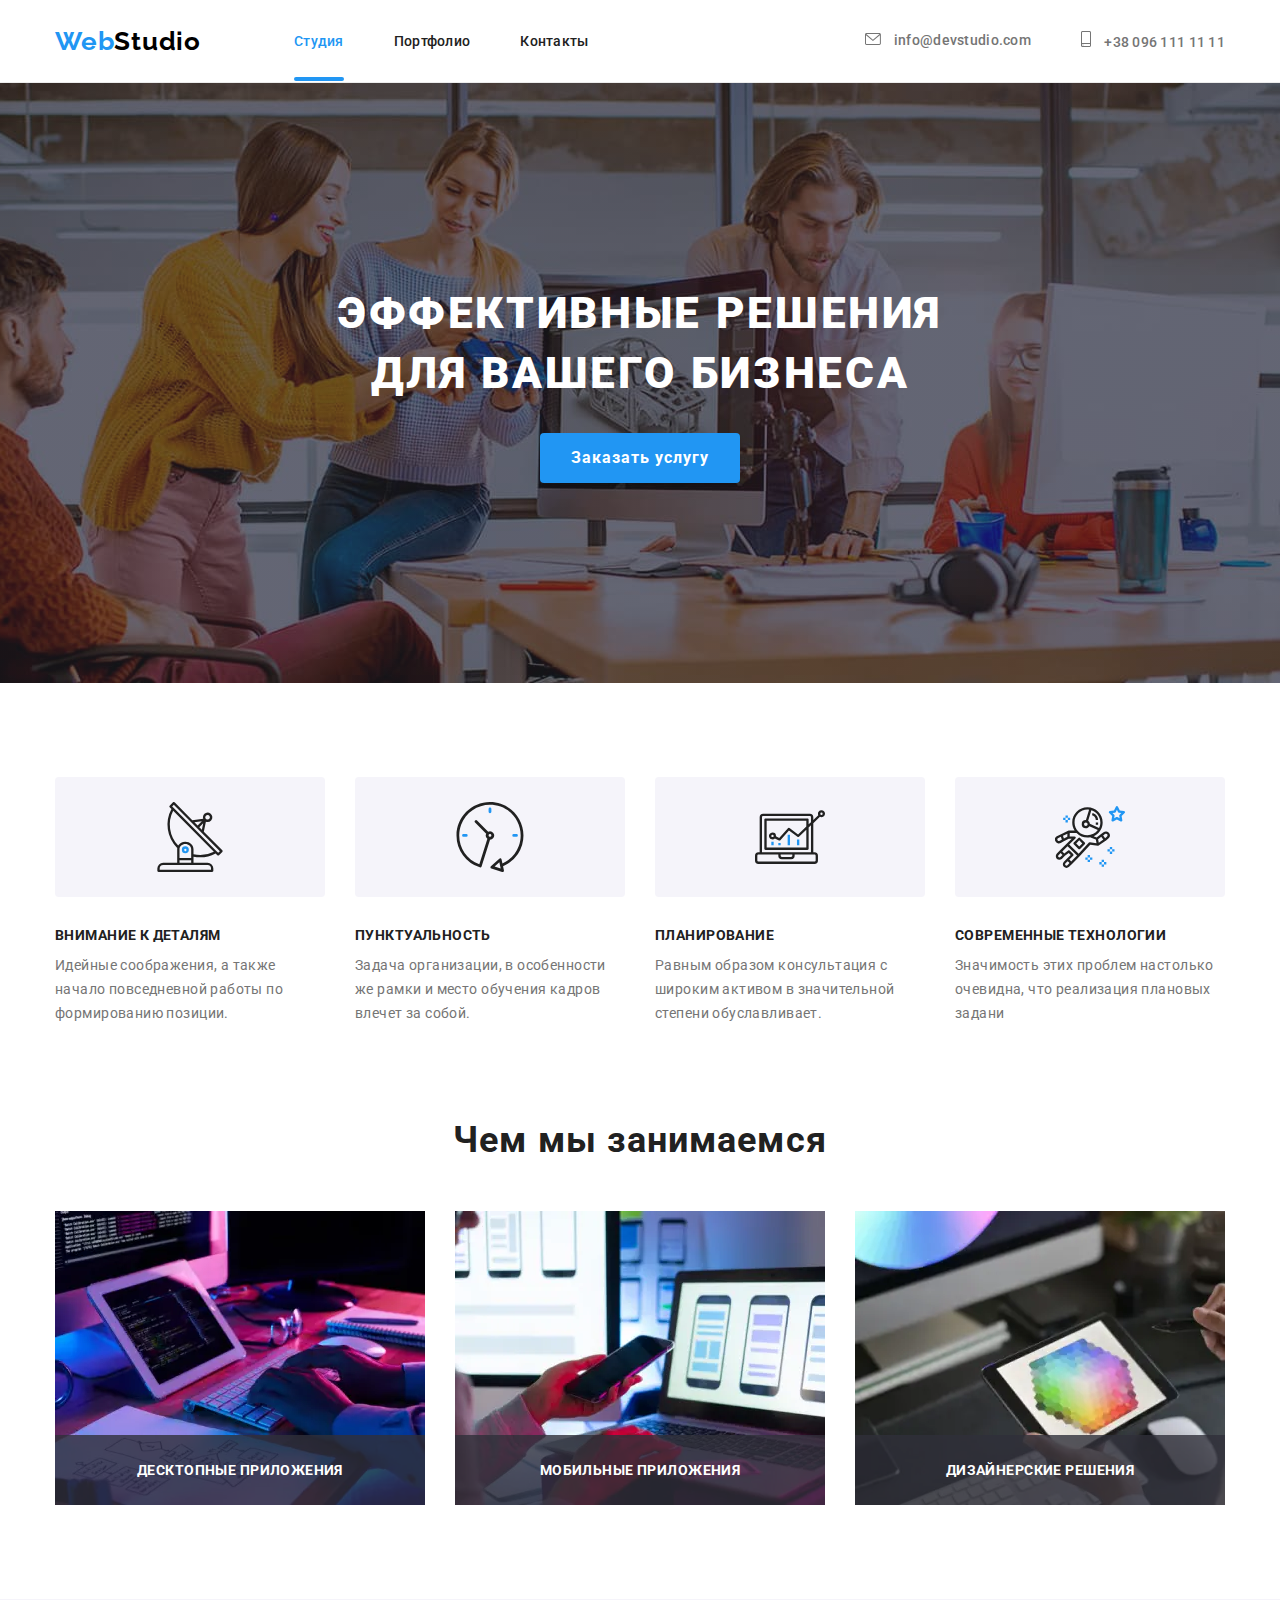
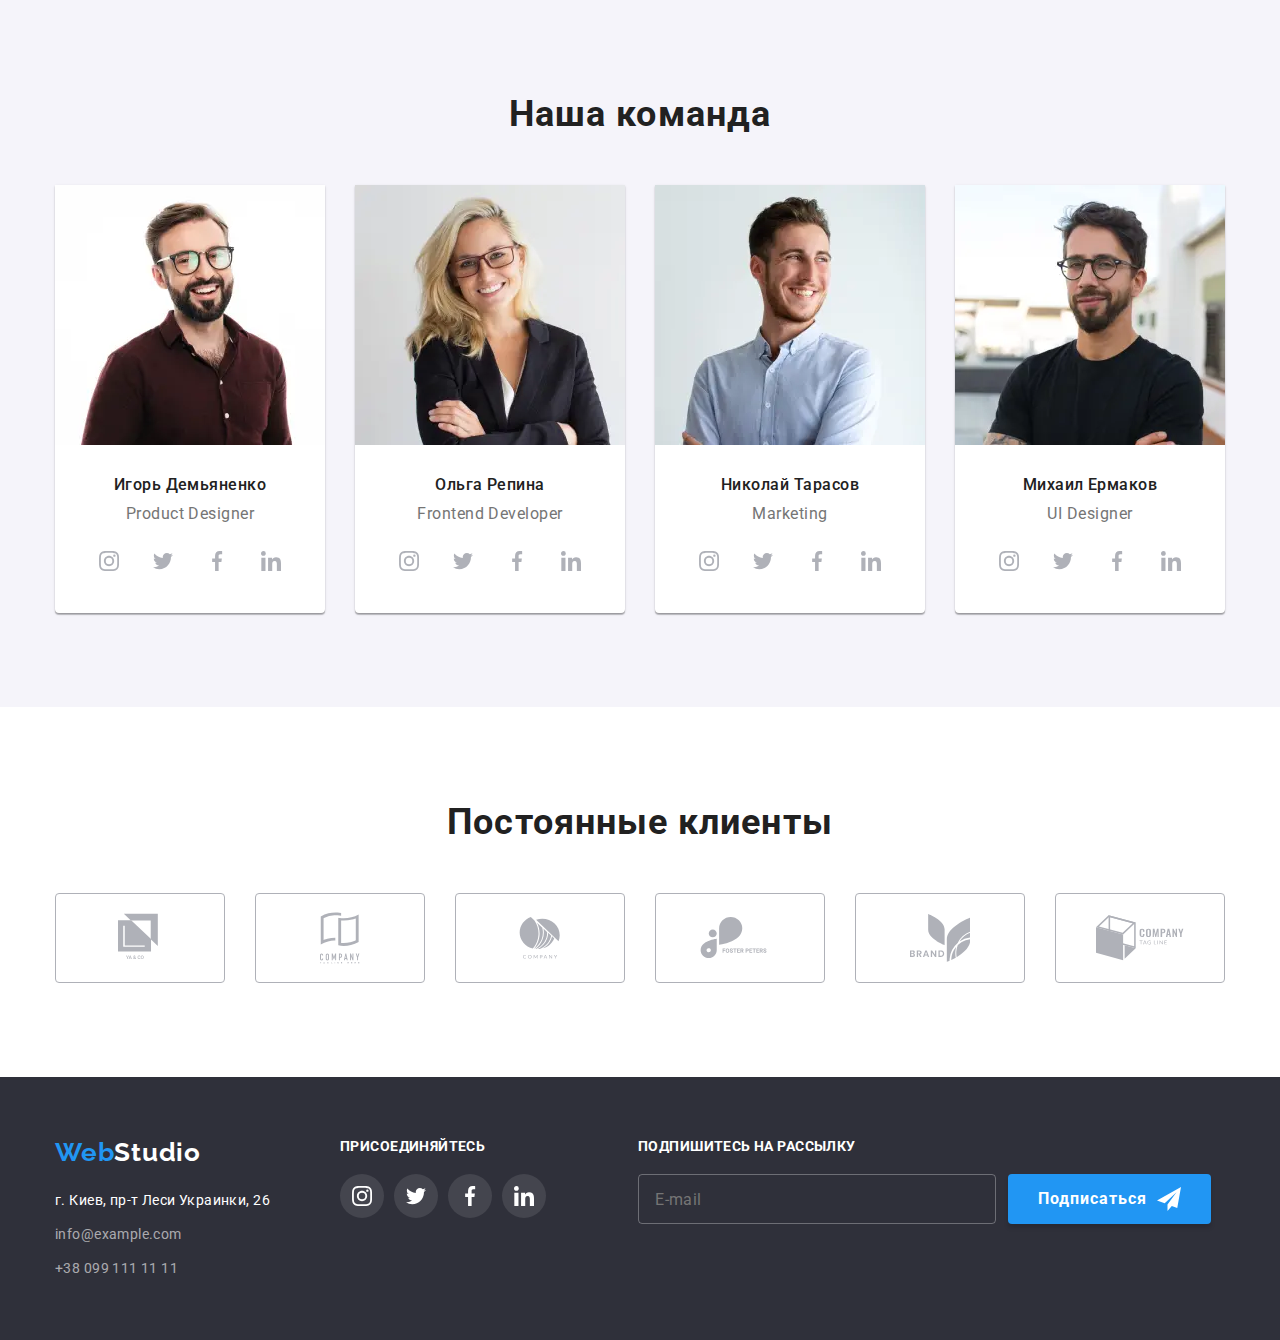
<file: index.html>
<!DOCTYPE html>
<html lang="ru">
  <head>
    <meta charset="UTF-8" />
    <meta name="viewport" content="width=device-width, initial-scale=1.0" />
    <meta
      name="Description"
      content="Веб-студия. Разработка мобильных приложений, веб-сайтов, одностраничных и многостраничных сайтов. Разработка макетов сайта, современного дизайна. У нас лучшие специалисты на рынке."
    />
    <title>WebStudio</title>
    <link rel="stylesheet" href="https://cdnjs.cloudflare.com/ajax/libs/modern-normalize/1.0.0/modern-normalize.css" />
    <link
      href="https://fonts.googleapis.com/css2?family=Raleway:wght@700&family=Roboto:wght@400;500;700;900&display=swap"
      rel="stylesheet"
    />
    <link rel="stylesheet" href="./css/main.min.css" />
  </head>
  <body>
    <!-- Шапка -->
    <header class="header">
      <div class="container">
        <a class="logo header__logo" href="./index.html" aria-label="логотип Веб студии"
          ><span class="logo__text-web">Web</span>Studio</a
        >
        <button
          class="header__btn-menu"
          aria-expanded="false"
          aria-controls="header__menu"
          type="button"
          data-menu-button
        >
          <svg width="40" height="40" aria-label="Переключатель мобильного меню">
            <use class="header__icon-menu" href="./images/svg/sprite.svg#menu"></use>
            <use class="header__icon-close" href="./images/svg/sprite.svg#close"></use>
          </svg>
        </button>
        <div class="header__menu" id="header__menu" data-menu>
          <nav class="header__nav">
            <ul class="header__nav-list">
              <li class="header__nav-item">
                <a class="header__nav-link header__nav-link--active-page" href="./index.html">Студия</a>
              </li>
              <li class="header__nav-item">
                <a class="header__nav-link" href="./portfolio.html">Портфолио</a>
              </li>
              <li class="header__nav-item">
                <a class="header__nav-link" href="#contacts">Контакты</a>
              </li>
            </ul>
          </nav>
          <address class="address">
            <ul class="header__address-list">
              <li class="header__address-item">
                <a class="header__address-link" href="mailto:info@devstudio.com">
                  <svg class="envelope">
                    <use href="./images/svg/sprite.svg#envelope"></use>
                  </svg>
                  info@devstudio.com</a
                >
              </li>
              <li class="header__address-item">
                <a class="header__address-link" href="tel:+380961111111">
                  <svg class="smartphone">
                    <use href="./images/svg/sprite.svg#smartphone"></use>
                  </svg>
                  +38 096 111 11 11</a
                >
              </li>
            </ul>
          </address>
        </div>
      </div>
    </header>
    <main>
      <!-- Герой -->
      <section class="hero">
        <div class="container">
          <h1 class="hero__title">Эффективные решения для вашего бизнеса</h1>
          <button class="btn" type="button" data-modal-open>Заказать услугу</button>
        </div>
      </section>
      <!-- Особенности -->
      <section class="features section">
        <div class="container">
          <h2 class="visually-hidden">Особенности компании</h2>
          <ul class="features__list main-list">
            <li class="features__item">
              <h3 class="features__title">Внимание к деталям</h3>
              <p class="features__text">
                Идейные соображения, а также начало повседневной работы по формированию позиции.
              </p>
            </li>
            <li class="features__item">
              <h3 class="features__title">Пунктуальность</h3>
              <p class="features__text">
                Задача организации, в особенности же рамки и место обучения кадров влечет за собой.
              </p>
            </li>
            <li class="features__item">
              <h3 class="features__title">Планирование</h3>
              <p class="features__text">
                Равным образом консультация с широким активом в значительной степени обуславливает.
              </p>
            </li>
            <li class="features__item">
              <h3 class="features__title">Современные технологии</h3>
              <p class="features__text">Значимость этих проблем настолько очевидна, что реализация плановых задани</p>
            </li>
          </ul>
        </div>
      </section>
      <!-- Услуги -->
      <section class="services section">
        <div class="container">
          <h2 class="title">Чем мы занимаемся</h2>
          <ul class="services__list main-list">
            <li class="services__item">
              <picture>
                <source
                  srcset="./images/services/box-1.webp 1x, ./images/services/box-1@2x.webp 2x"
                  type="image/webp"
                />
                <img
                  srcset="./images/services/box-1@2x.jpg 2x"
                  src="./images/services/box-1.jpg"
                  alt="разработчик набирает код на клавиатуре"
                />
              </picture>
              <div class="services__wrap">
                <p class="services__text">Десктопные приложения</p>
              </div>
            </li>
            <li class="services__item">
              <picture>
                <source
                  srcset="./images/services/box-2.webp 1x, ./images/services/box-2@2x.webp 2x"
                  type="image/webp"
                />
                <img
                  srcset="./images/services/box-2@2x.jpg 2x"
                  src="./images/services/box-2.jpg"
                  alt="разработчик работает с мобильным устройством"
                />
              </picture>
              <div class="services__wrap">
                <p class="services__text">Мобильные приложения</p>
              </div>
            </li>
            <li class="services__item">
              <picture>
                <source
                  srcset="./images/services/box-3.webp 1x, ./images/services/box-3@2x.webp 2x"
                  type="image/webp"
                />
                <img
                  srcset="./images/services/box-3@2x.jpg 2x"
                  src="./images/services/box-3.jpg"
                  alt="разработчик работает с графикой"
                />
              </picture>
              <div class="services__wrap">
                <p class="services__text">Дизайнерские решения</p>
              </div>
            </li>
          </ul>
        </div>
      </section>
      <!-- Команда -->
      <section class="command section">
        <div class="container">
          <h2 class="title">Наша команда</h2>
          <ul class="command__list main-list">
            <li class="command__item">
              <picture>
                <!-- desktop icon -->
                <source
                  media="(min-width: 1200px)"
                  srcset="
                    ./images/command/command-desktop/Igor-Demyanenko-desktop@1x.webp 1x,
                    ./images/command/command-desktop/Igor-Demyanenko-desktop@2x.webp 2x
                  "
                  type="image/webp"
                />
                <source
                  media="(min-width: 1200px)"
                  srcset="
                    ./images/command/command-desktop/Igor-Demyanenko-desktop@1x.jpg 1x,
                    ./images/command/command-desktop/Igor-Demyanenko-desktop@2x.jpg 2x
                  "
                />
                <!-- tablet icon -->
                <source
                  media="(min-width: 768px)"
                  srcset="
                    ./images/command/command-tablet/Igor-Demyanenko-tablet@1x.webp 1x,
                    ./images/command/command-tablet/Igor-Demyanenko-tablet@2x.webp 2x
                  "
                  type="image/webp"
                />
                <source
                  media="(min-width: 768px)"
                  srcset="
                    ./images/command/command-tablet/Igor-Demyanenko-tablet@1x.jpg 1x,
                    ./images/command/command-tablet/Igor-Demyanenko-tablet@2x.jpg 2x
                  "
                />
                <!-- mobile icon -->
                <source
                  media="(max-width: 767px)"
                  srcset="
                    ./images/command/command-mobile/Igor-Demyanenko-mobile@1x.webp 1x,
                    ./images/command/command-mobile/Igor-Demyanenko-mobile@2x.webp 2x
                  "
                  type="image/webp"
                />
                <source
                  media="(max-width: 767px)"
                  srcset="
                    ./images/command/command-mobile/Igor-Demyanenko-mobile@1x.jpg 1x,
                    ./images/command/command-mobile/Igor-Demyanenko-mobile@2x.jpg 2x
                  "
                />
                <img
                  src="./images/command/command-mobile/Igor-Demyanenko-mobile@1x.jpg"
                  alt="Улыбающийся мужчина в очках с бородой"
                  class="command__img"
                />
              </picture>
              <div class="command__text">
                <p class="command__name">Игорь Демьяненко</p>
                <p class="command__profession" lang="en">Product Designer</p>
                <ul class="social-list">
                  <li class="social-list__item">
                    <a class="social-list__link" href="">
                      <svg class="social-list__svg">
                        <use href="./images/svg/sprite.svg#instagram"></use>
                      </svg>
                    </a>
                  </li>
                  <li class="social-list__item">
                    <a class="social-list__link" href="">
                      <svg class="social-list__svg">
                        <use href="./images/svg/sprite.svg#twitter"></use>
                      </svg>
                    </a>
                  </li>
                  <li class="social-list__item">
                    <a class="social-list__link" href="">
                      <svg class="social-list__svg">
                        <use href="./images/svg/sprite.svg#facebook"></use>
                      </svg>
                    </a>
                  </li>
                  <li class="social-list__item">
                    <a class="social-list__link" href="">
                      <svg class="social-list__svg">
                        <use href="./images/svg/sprite.svg#linkedin"></use>
                      </svg>
                    </a>
                  </li>
                </ul>
              </div>
            </li>
            <li class="command__item">
              <picture>
                <!-- desktop icon -->
                <source
                  media="(min-width: 1200px)"
                  srcset="
                    ./images/command/command-desktop/Olga-Repina-desktop@1x.webp 1x,
                    ./images/command/command-desktop/Olga-Repina-desktop@2x.webp 2x
                  "
                  type="image/webp"
                />
                <source
                  media="(min-width: 1200px)"
                  srcset="
                    ./images/command/command-desktop/Olga-Repina-desktop@1x.jpg 1x,
                    ./images/command/command-desktop/Olga-Repina-desktop@2x.jpg 2x
                  "
                />
                <!-- tablet icon -->
                <source
                  media="(min-width: 768px)"
                  srcset="
                    ./images/command/command-tablet/Olga-Repina-tablet@1x.webp 1x,
                    ./images/command/command-tablet/Olga-Repina-tablet@2x.webp 2x
                  "
                  type="image/webp"
                />
                <source
                  media="(min-width: 768px)"
                  srcset="
                    ./images/command/command-tablet/Olga-Repina-tablet@1x.jpg 1x,
                    ./images/command/command-tablet/Olga-Repina-tablet@2x.jpg 2x
                  "
                />
                <!-- mobile icon -->
                <source
                  media="(max-width: 767px)"
                  srcset="
                    ./images/command/command-mobile/Olga-Repina-mobile@1x.webp 1x,
                    ./images/command/command-mobile/Olga-Repina-mobile@2x.webp 2x
                  "
                  type="image/webp"
                />
                <source
                  media="(max-width: 767px)"
                  srcset="
                    ./images/command/command-mobile/Olga-Repina-mobile@1x.jpg 1x,
                    ./images/command/command-mobile/Olga-Repina-mobile@2x.jpg 2x
                  "
                />
                <img
                  src="./images/command/command-mobile/Olga-Repina-mobile@1x.jpg"
                  alt="Улыбающаяся женщина блондинка в очках"
                  class="command__img"
                />
              </picture>
              <div class="command__text">
                <p class="command__name">Ольга Репина</p>
                <p class="command__profession" lang="en">Frontend Developer</p>
                <ul class="social-list">
                  <li class="social-list__item">
                    <a class="social-list__link" href="">
                      <svg class="social-list__svg">
                        <use href="./images/svg/sprite.svg#instagram"></use>
                      </svg>
                    </a>
                  </li>
                  <li class="social-list__item">
                    <a class="social-list__link" href="">
                      <svg class="social-list__svg">
                        <use href="./images/svg/sprite.svg#twitter"></use>
                      </svg>
                    </a>
                  </li>
                  <li class="social-list__item">
                    <a class="social-list__link" href="">
                      <svg class="social-list__svg">
                        <use href="./images/svg/sprite.svg#facebook"></use>
                      </svg>
                    </a>
                  </li>
                  <li class="social-list__item">
                    <a class="social-list__link" href="">
                      <svg class="social-list__svg">
                        <use href="./images/svg/sprite.svg#linkedin"></use>
                      </svg>
                    </a>
                  </li>
                </ul>
              </div>
            </li>
            <li class="command__item">
              <picture>
                <!-- desktop icon -->
                <source
                  media="(min-width: 1200px)"
                  srcset="
                    ./images/command/command-desktop/Nikolay-Tarasov-desktop@1x.webp 1x,
                    ./images/command/command-desktop/Nikolay-Tarasov-desktop@2x.webp 2x
                  "
                  type="image/webp"
                />
                <source
                  media="(min-width: 1200px)"
                  srcset="
                    ./images/command/command-desktop/Nikolay-Tarasov-desktop@1x.jpg 1x,
                    ./images/command/command-desktop/Nikolay-Tarasov-desktop@2x.jpg 2x
                  "
                />
                <!-- tablet icon -->
                <source
                  media="(min-width: 768px)"
                  srcset="
                    ./images/command/command-tablet/Nikolay-Tarasov-tablet@1x.webp 1x,
                    ./images/command/command-tablet/Nikolay-Tarasov-tablet@2x.webp 2x
                  "
                  type="image/webp"
                />
                <source
                  media="(min-width: 768px)"
                  srcset="
                    ./images/command/command-tablet/Nikolay-Tarasov-tablet@1x.jpg 1x,
                    ./images/command/command-tablet/Nikolay-Tarasov-tablet@2x.jpg 2x
                  "
                />
                <!-- mobile icon -->
                <source
                  media="(max-width: 767px)"
                  srcset="
                    ./images/command/command-mobile/Nikolay-Tarasov-mobile@1x.webp 1x,
                    ./images/command/command-mobile/Nikolay-Tarasov-mobile@2x.webp 2x
                  "
                  type="image/webp"
                />
                <source
                  media="(max-width: 767px)"
                  srcset="
                    ./images/command/command-mobile/Nikolay-Tarasov-mobile@1x.jpg 1x,
                    ./images/command/command-mobile/Nikolay-Tarasov-mobile@2x.jpg 2x
                  "
                />
                <img
                  src="./images/command/command-mobile/Nikolay-Tarasov-mobile@1x.jpg"
                  alt="Улыбающийся мужчина"
                  class="command__img"
                />
              </picture>
              <div class="command__text">
                <p class="command__name">Николай Тарасов</p>
                <p class="command__profession" lang="en">Marketing</p>
                <ul class="social-list">
                  <li class="social-list__item">
                    <a class="social-list__link" href="">
                      <svg class="social-list__svg">
                        <use href="./images/svg/sprite.svg#instagram"></use>
                      </svg>
                    </a>
                  </li>
                  <li class="social-list__item">
                    <a class="social-list__link" href="">
                      <svg class="social-list__svg">
                        <use href="./images/svg/sprite.svg#twitter"></use>
                      </svg>
                    </a>
                  </li>
                  <li class="social-list__item">
                    <a class="social-list__link" href="">
                      <svg class="social-list__svg">
                        <use href="./images/svg/sprite.svg#facebook"></use>
                      </svg>
                    </a>
                  </li>
                  <li class="social-list__item">
                    <a class="social-list__link" href="">
                      <svg class="social-list__svg">
                        <use href="./images/svg/sprite.svg#linkedin"></use>
                      </svg>
                    </a>
                  </li>
                </ul>
              </div>
            </li>
            <li class="command__item">
              <picture>
                <!-- desktop icon -->
                <source
                  media="(min-width: 1200px)"
                  srcset="
                    ./images/command/command-desktop/Mikhail-Ermakov-desktop@1x.webp 1x,
                    ./images/command/command-desktop/Mikhail-Ermakov-desktop@2x.webp 2x
                  "
                  type="image/webp"
                />
                <source
                  media="(min-width: 1200px)"
                  srcset="
                    ./images/command/command-desktop/Mikhail-Ermakov-desktop@1x.jpg 1x,
                    ./images/command/command-desktop/Mikhail-Ermakov-desktop@2x.jpg 2x
                  "
                />
                <!-- tablet icon -->
                <source
                  media="(min-width: 768px)"
                  srcset="
                    ./images/command/command-tablet/Mikhail-Ermakov-tablet@1x.webp 1x,
                    ./images/command/command-tablet/Mikhail-Ermakov-tablet@2x.webp 2x
                  "
                  type="image/webp"
                />
                <source
                  media="(min-width: 768px)"
                  srcset="
                    ./images/command/command-tablet/Mikhail-Ermakov-tablet@1x.jpg 1x,
                    ./images/command/command-tablet/Mikhail-Ermakov-tablet@2x.jpg 2x
                  "
                />
                <!-- mobile icon -->
                <source
                  media="(max-width: 767px)"
                  srcset="
                    ./images/command/command-mobile/Mikhail-Ermakov-mobile@1x.webp 1x,
                    ./images/command/command-mobile/Mikhail-Ermakov-mobile@2x.webp 2x
                  "
                  type="image/webp"
                />
                <source
                  media="(max-width: 767px)"
                  srcset="
                    ./images/command/command-mobile/Mikhail-Ermakov-mobile@1x.jpg 1x,
                    ./images/command/command-mobile/Mikhail-Ermakov-mobile@2x.jpg 2x
                  "
                />
                <img
                  src="./images/command/command-mobile/Mikhail-Ermakov-mobile@1x.jpg"
                  alt="Улыбающийся мужчина в очках с бородой"
                  class="command__img"
                />
              </picture>
              <div class="command__text">
                <p class="command__name">Михаил Ермаков</p>
                <p class="command__profession" lang="en">UI Designer</p>
                <ul class="social-list">
                  <li class="social-list__item">
                    <a class="social-list__link" href="">
                      <svg class="social-list__svg">
                        <use href="./images/svg/sprite.svg#instagram"></use>
                      </svg>
                    </a>
                  </li>
                  <li class="social-list__item">
                    <a class="social-list__link" href="">
                      <svg class="social-list__svg">
                        <use href="./images/svg/sprite.svg#twitter"></use>
                      </svg>
                    </a>
                  </li>
                  <li class="social-list__item">
                    <a class="social-list__link" href="">
                      <svg class="social-list__svg">
                        <use href="./images/svg/sprite.svg#facebook"></use>
                      </svg>
                    </a>
                  </li>
                  <li class="social-list__item">
                    <a class="social-list__link" href="">
                      <svg class="social-list__svg">
                        <use href="./images/svg/sprite.svg#linkedin"></use>
                      </svg>
                    </a>
                  </li>
                </ul>
              </div>
            </li>
          </ul>
        </div>
      </section>
      <!-- Постоянные клиенты -->
      <section class="clients section">
        <div class="container">
          <h2 class="title">Постоянные клиенты</h2>
          <ul class="clients__list">
            <li class="clients__item">
              <a class="clients__link" href="" aria-label="логотип компании клиента">
                <svg class="clients__svg" width="44" height="50">
                  <use href="./images/svg/sprite.svg#logo-1"></use>
                </svg>
              </a>
            </li>
            <li class="clients__item">
              <a class="clients__link" href="" aria-label="логотип компании клиента">
                <svg class="clients__svg" width="40" height="52">
                  <use href="./images/svg/sprite.svg#logo-2"></use>
                </svg>
              </a>
            </li>
            <li class="clients__item">
              <a class="clients__link" href="" aria-label="логотип компании клиента">
                <svg class="clients__svg" width="42" height="42">
                  <use href="./images/svg/sprite.svg#logo-3"></use>
                </svg>
              </a>
            </li>
            <li class="clients__item">
              <a class="clients__link" href="" aria-label="логотип компании клиента">
                <svg class="clients__svg" width="80" height="42">
                  <use href="./images/svg/sprite.svg#logo-4"></use>
                </svg>
              </a>
            </li>
            <li class="clients__item">
              <a class="clients__link" href="" aria-label="логотип компании клиента">
                <svg class="clients__svg" width="60" height="48">
                  <use href="./images/svg/sprite.svg#logo-5"></use>
                </svg>
              </a>
            </li>
            <li class="clients__item">
              <a class="clients__link" href="" aria-label="логотип компании клиента">
                <svg class="clients__svg" width="88" height="46">
                  <use href="./images/svg/sprite.svg#logo-6"></use>
                </svg>
              </a>
            </li>
          </ul>
        </div>
      </section>
    </main>
    <!-- Подвал -->
    <footer class="footer" id="contacts">
      <div class="container">
        <div class="webstudio-address">
          <a class="logo footer__logo" href="./index.html" aria-label="логотип Веб студии"
            ><span class="logo__text-web">Web</span>Studio</a
          >
          <address class="address">
            <ul class="webstudio-address__list">
              <li class="webstudio-address__item">
                <a class="map webstudio-address__link" href="https://goo.gl/maps/WB2amP6k3Df2C1SW8" target="_blank"
                  >г. Киев, пр-т Леси Украинки, 26</a
                >
              </li>
              <li class="webstudio-address__item">
                <a class="webstudio-address__link" href="mailto:info@example.com">info@example.com</a>
              </li>
              <li class="webstudio-address__item">
                <a class="webstudio-address__link" href="tel:+380991111111">+38 099 111 11 11</a>
              </li>
            </ul>
          </address>
        </div>
        <div class="social-container">
          <b class="social-container__text">присоединяйтесь</b>
          <ul class="social-list">
            <li class="social-list__item">
              <a class="social-list__link" href="">
                <svg class="social-list__svg">
                  <use href="./images/svg/sprite.svg#instagram"></use>
                </svg>
              </a>
            </li>
            <li class="social-list__item">
              <a class="social-list__link" href="">
                <svg class="social-list__svg">
                  <use href="./images/svg/sprite.svg#twitter"></use>
                </svg>
              </a>
            </li>
            <li class="social-list__item">
              <a class="social-list__link" href="">
                <svg class="social-list__svg">
                  <use href="./images/svg/sprite.svg#facebook"></use>
                </svg>
              </a>
            </li>
            <li class="social-list__item">
              <a class="social-list__link" href="">
                <svg class="social-list__svg">
                  <use href="./images/svg/sprite.svg#linkedin"></use>
                </svg>
              </a>
            </li>
          </ul>
        </div>
        <div class="subscription">
          <b class="subscription__text">Подпишитесь на рассылку</b>
          <form class="subscription__form">
            <input class="subscription__input" type="email" name="email" placeholder="E-mail" autocomplete="off" />
            <button class="btn subscription__btn" type="submit">
              Подписаться
              <svg class="btn__icon-send" width="24" height="24">
                <use href="./images/svg/sprite.svg#icon-send"></use>
              </svg>
            </button>
          </form>
        </div>
      </div>
    </footer>

    <!-- Модалное окно -->
    <div class="modal-beckdrop is-hidden" data-modal>
      <div class="modal">
        <button class="modal-btn-close" type="reset" data-modal-close>
          <svg width="11" height="11">
            <use href="./images/svg/sprite.svg#vector"></use>
          </svg>
        </button>
        <form class="form">
          <b class="form__text">Оставьте свои данные, мы вам перезвоним</b>
          <label class="form__label">
            Имя
            <input class="form__input" type="text" name="name" autocomplete="off" required />
            <svg class="form__input-icon">
              <use href="./images/svg/sprite.svg#person"></use>
            </svg>
          </label>
          <label class="form__label">
            Телефон
            <input class="form__input" type="tel" name="telephone" autocomplete="off" required />
            <svg class="form__input-icon">
              <use href="./images/svg/sprite.svg#phone"></use>
            </svg>
          </label>
          <label class="form__label">
            Почта
            <input class="form__input" type="email" name="email" autocomplete="off" required />
            <svg class="form__input-icon">
              <use href="./images/svg/sprite.svg#email"></use>
            </svg>
          </label>
          <label class="form__label">
            Коментарий
            <textarea class="form__textarea" name="comment" placeholder="Введите текст" autocomplete="off"></textarea>
          </label>
          <input class="form__checkbox-input visually-hidden" id="form-checkbox" name="checkbox" type="checkbox" />
          <label class="form__checkbox" for="form-checkbox"
            >Соглашаюсь с рассылкой и принимаю <a class="form__checkbox-link" href="">Условия договора</a>
          </label>
          <button class="btn modal__btn" type="submit">Отправить</button>
        </form>
      </div>
    </div>
    <script src="./js/menu.js"></script>
    <script src="./js/modal.js"></script>
  </body>
</html>
</file>
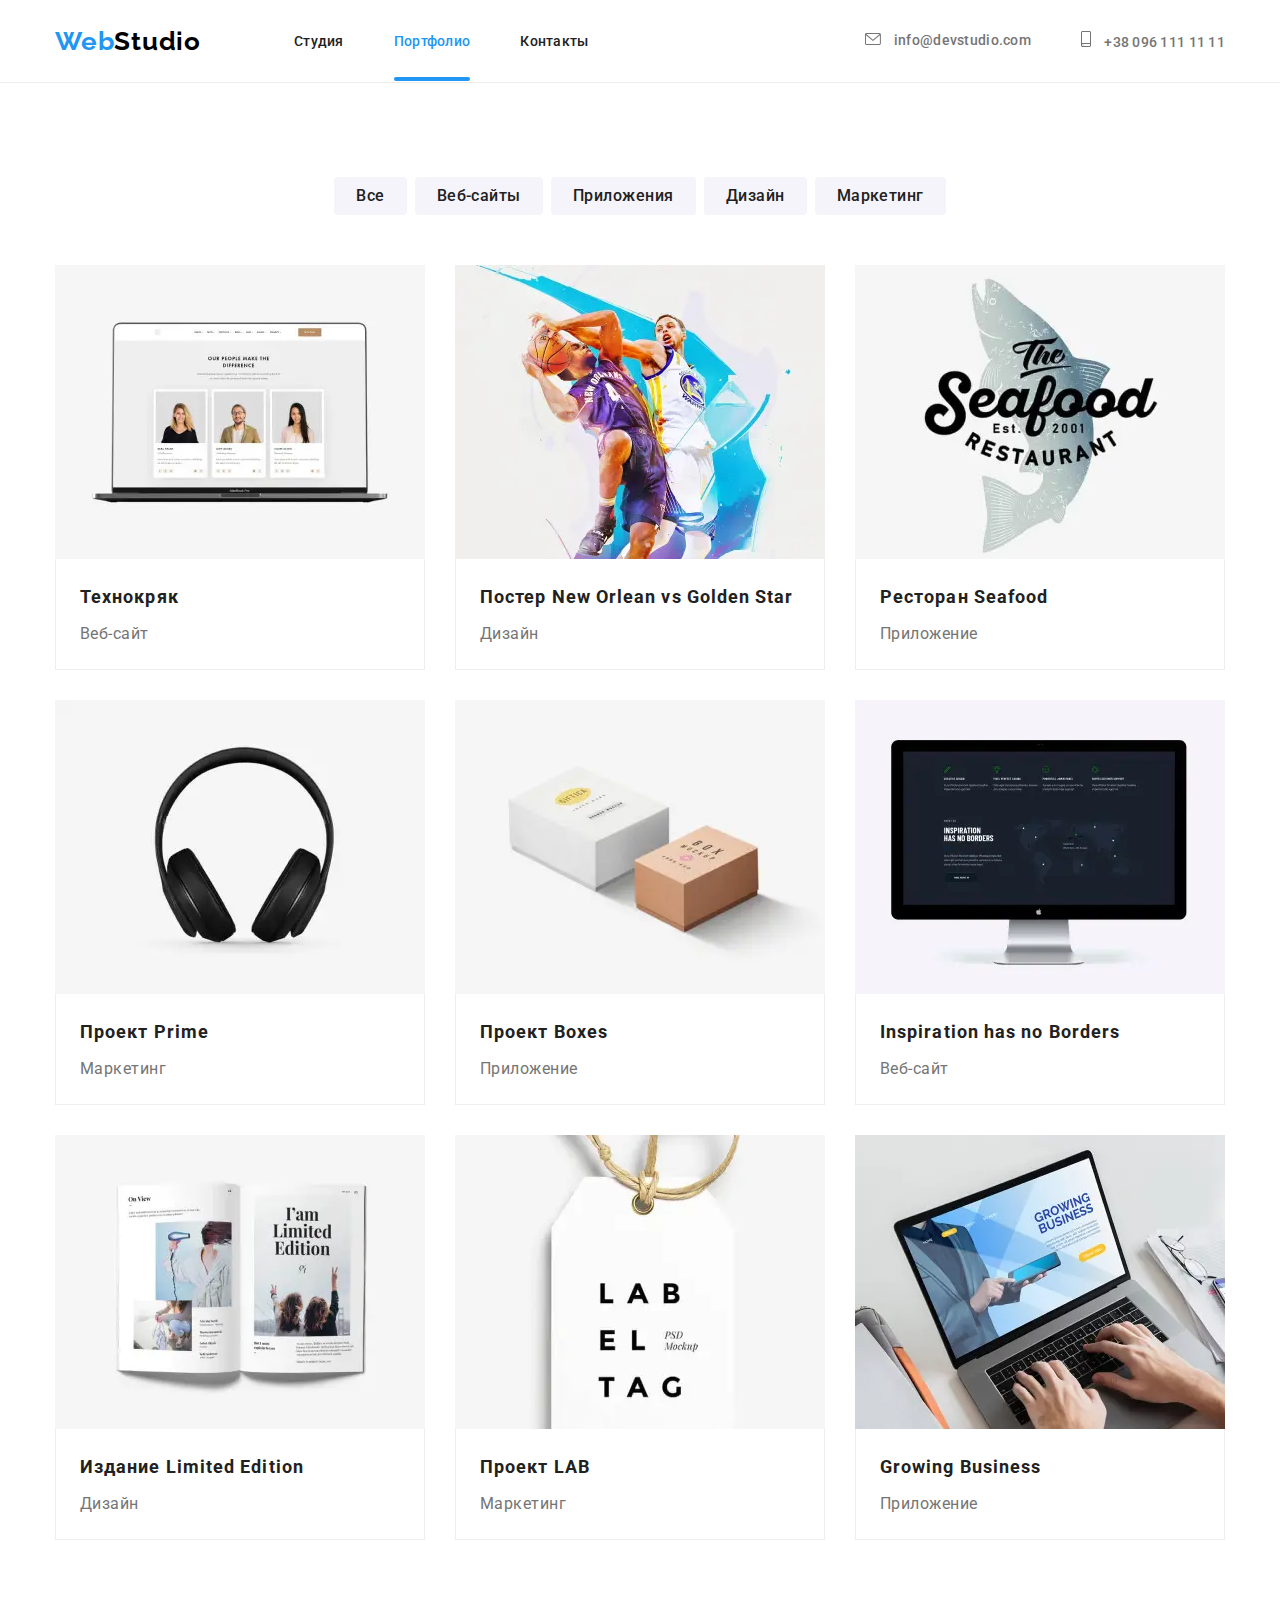
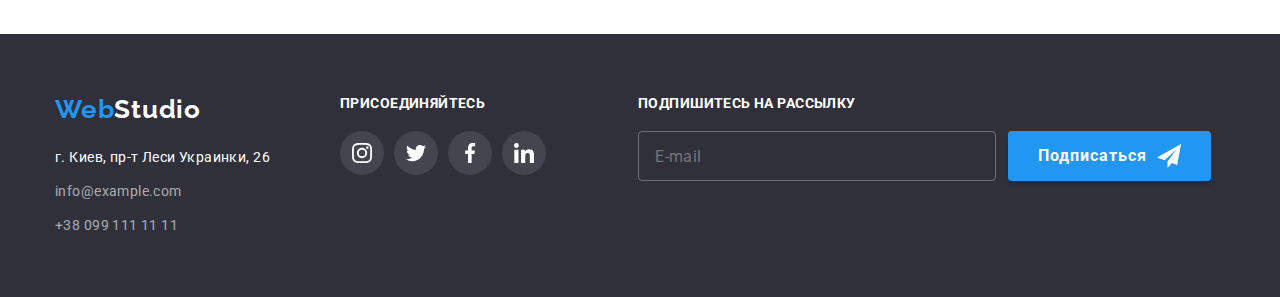
<file: portfolio.html>
<!DOCTYPE html>
<html lang="ru">
  <head>
    <meta charset="UTF-8" />
    <meta name="viewport" content="width=device-width, initial-scale=1.0" />
    <title>Portfolio</title>
    <link rel="stylesheet" href="https://cdnjs.cloudflare.com/ajax/libs/modern-normalize/1.0.0/modern-normalize.css" />
    <link
      href="https://fonts.googleapis.com/css2?family=Raleway:wght@700&family=Roboto:wght@400;500;700;900&display=swap"
      rel="stylesheet"
    />
    <link rel="stylesheet" href="./css/portfolio.min.css" />
  </head>
  <body>
    <!-- Шапка -->
    <header class="header">
      <div class="container">
        <a class="logo header__logo" href="./index.html" aria-label="логотип Веб студии"
          ><span class="logo__text-web">Web</span>Studio</a
        >
        <button
          class="header__btn-menu"
          aria-expanded="false"
          aria-controls="header__menu"
          type="button"
          data-menu-button
        >
          <svg width="40" height="40" aria-label="Переключатель мобильного меню">
            <use class="header__icon-menu" href="./images/svg/sprite.svg#menu"></use>
            <use class="header__icon-close" href="./images/svg/sprite.svg#close"></use>
          </svg>
        </button>
        <div class="header__menu" id="header__menu" data-menu>
          <nav class="header__nav">
            <ul class="header__nav-list">
              <li class="header__nav-item">
                <a class="header__nav-link" href="./index.html">Студия</a>
              </li>
              <li class="header__nav-item">
                <a class="header__nav-link header__nav-link--active-page" href="./portfolio.html">Портфолио</a>
              </li>
              <li class="header__nav-item">
                <a class="header__nav-link" href="#contacts">Контакты</a>
              </li>
            </ul>
          </nav>
          <address class="address">
            <ul class="header__address-list">
              <li class="header__address-item">
                <a class="header__address-link" href="mailto:info@devstudio.com">
                  <svg class="envelope">
                    <use href="./images/svg/sprite.svg#envelope"></use>
                  </svg>
                  info@devstudio.com</a
                >
              </li>
              <li class="header__address-item">
                <a class="header__address-link" href="tel:+380961111111">
                  <svg class="smartphone">
                    <use href="./images/svg/sprite.svg#smartphone"></use>
                  </svg>
                  +38 096 111 11 11</a
                >
              </li>
            </ul>
          </address>
        </div>
      </div>
    </header>
    <main>
      <!-- Портфолио -->
      <section class="portfolio section">
        <div class="container">
          <h1 class="visually-hidden">Портфолио</h1>
          <ul class="filter">
            <li class="filter__item">
              <button class="button-filter" type="button">Все</button>
            </li>
            <li class="filter__item">
              <button class="button-filter" type="button">Веб-сайты</button>
            </li>
            <li class="filter__item">
              <button class="button-filter" type="button">Приложения</button>
            </li>
            <li class="filter__item">
              <button class="button-filter" type="button">Дизайн</button>
            </li>
            <li class="filter__item">
              <button class="button-filter" type="button">Маркетинг</button>
            </li>
          </ul>
          <ul class="projects-list">
            <li class="projects-list__item">
              <a class="projects-list__link" href="">
                <div class="projects-list__wrap">
                  <picture>
                    <!-- desktop icon -->
                    <source
                      media="(min-width: 1200px)"
                      srcset="
                        ./images/portfolio/desktop/technocryk-desktop@1x.webp 1x,
                        ./images/portfolio/desktop/technocryk-desktop@2x.webp 2x
                      "
                      type="image/webp"
                    />
                    <source
                      media="(min-width: 1200px)"
                      srcset="
                        ./images/portfolio/desktop/technocryk-desktop@1x.jpg 1x,
                        ./images/portfolio/desktop/technocryk-desktop@2x.jpg 2x
                      "
                    />
                    <!-- tablet icon -->
                    <source
                      media="(min-width: 768px)"
                      srcset="
                        ./images/portfolio/tablet/technocryk-tablet@1x.webp 1x,
                        ./images/portfolio/tablet/technocryk-tablet@2x.webp 2x
                      "
                      type="image/webp"
                    />
                    <source
                      media="(min-width: 768px)"
                      srcset="
                        ./images/portfolio/tablet/technocryk-tablet@1x.jpg 1x,
                        ./images/portfolio/tablet/technocryk-tablet@2x.jpg 2x
                      "
                    />
                    <!-- mobile icon -->
                    <source
                      media="(max-width: 767px)"
                      srcset="
                        ./images/portfolio/mobile/technocryk-mobile@1x.webp 1x,
                        ./images/portfolio/mobile/technocryk-mobile@2x.webp 2x
                      "
                      type="image/webp"
                    />
                    <source
                      media="(max-width: 767px)"
                      srcset="
                        ./images/portfolio/mobile/technocryk-mobile@1x.jpg 1x,
                        ./images/portfolio/mobile/technocryk-mobile@2x.jpg 2x
                      "
                    />
                    <img
                      class="projects-list__img"
                      src="./images/portfolio/mobile/technocryk-mobile@1x.jpg"
                      alt="открытый ноутбук на экране страница сайта"
                      width="370"
                      height="294"
                    />
                  </picture>
                  <div class="projects-list__overlay">
                    <p class="projects-list__text-overlay">
                      Технокряк это современная площадка распространения коронавируса. Компании используют эту платформу
                      для цифрового шпионажа и атак на защищённые сервера конкурентов.
                    </p>
                  </div>
                </div>
                <div class="projects-list__text">
                  <h2 class="projects-list__name">Технокряк</h2>
                  <p class="projects-list__filter">Веб-сайт</p>
                </div></a
              >
            </li>
            <li class="projects-list__item">
              <a class="projects-list__link" href="">
                <div class="projects-list__wrap">
                  <picture>
                    <!-- desktop icon -->
                    <source
                      media="(min-width: 1200px)"
                      srcset="
                        ./images/portfolio/desktop/poster-desktop@1x.webp 1x,
                        ./images/portfolio/desktop/poster-desktop@2x.webp 2x
                      "
                      type="image/webp"
                    />
                    <source
                      media="(min-width: 1200px)"
                      srcset="
                        ./images/portfolio/desktop/poster-desktop@1x.jpg 1x,
                        ./images/portfolio/desktop/poster-desktop@2x.jpg 2x
                      "
                    />
                    <!-- tablet icon -->
                    <source
                      media="(min-width: 768px)"
                      srcset="
                        ./images/portfolio/tablet/poster-tablet@1x.webp 1x,
                        ./images/portfolio/tablet/poster-tablet@2x.webp 2x
                      "
                      type="image/webp"
                    />
                    <source
                      media="(min-width: 768px)"
                      srcset="
                        ./images/portfolio/tablet/poster-tablet@1x.jpg 1x,
                        ./images/portfolio/tablet/poster-tablet@2x.jpg 2x
                      "
                    />
                    <!-- mobile icon -->
                    <source
                      media="(max-width: 767px)"
                      srcset="
                        ./images/portfolio/mobile/poster-mobile@1x.webp 1x,
                        ./images/portfolio/mobile/poster-mobile@2x.webp 2x
                      "
                      type="image/webp"
                    />
                    <source
                      media="(max-width: 767px)"
                      srcset="
                        ./images/portfolio/mobile/poster-mobile@1x.jpg 1x,
                        ./images/portfolio/mobile/poster-mobile@2x.jpg 2x
                      "
                    />
                    <img
                      class="projects-list__img"
                      src="./images/portfolio/mobile/poster-mobile@1x.jpg"
                      alt="два баскетболиста играют в баскетбол"
                    />
                  </picture>
                  <div class="projects-list__overlay">
                    <p class="projects-list__text-overlay">
                      Технокряк это современная площадка распространения коронавируса. Компании используют эту платформу
                      для цифрового шпионажа и атак на защищённые сервера конкурентов.
                    </p>
                  </div>
                </div>
                <div class="projects-list__text">
                  <h2 class="projects-list__name projects-list__name--reduce-text">
                    Постер <span lang="en">New Orlean vs Golden Star</span>
                  </h2>
                  <p class="projects-list__filter">Дизайн</p>
                </div></a
              >
            </li>
            <li class="projects-list__item">
              <a class="projects-list__link" href="">
                <div class="projects-list__wrap">
                  <picture>
                    <!-- desktop icon -->
                    <source
                      media="(min-width: 1200px)"
                      srcset="
                        ./images/portfolio/desktop/Seafood-Restaurant-desktop@1x.webp 1x,
                        ./images/portfolio/desktop/Seafood-Restaurant-desktop@2x.webp 2x
                      "
                      type="image/webp"
                    />
                    <source
                      media="(min-width: 1200px)"
                      srcset="
                        ./images/portfolio/desktop/Seafood-Restaurant-desktop@1x.jpg 1x,
                        ./images/portfolio/desktop/Seafood-Restaurant-desktop@2x.jpg 2x
                      "
                    />
                    <!-- tablet icon -->
                    <source
                      media="(min-width: 768px)"
                      srcset="
                        ./images/portfolio/tablet/Seafood-Restaurant-tablet@1x.webp 1x,
                        ./images/portfolio/tablet/Seafood-Restaurant-tablet@2x.webp 2x
                      "
                      type="image/webp"
                    />
                    <source
                      media="(min-width: 768px)"
                      srcset="
                        ./images/portfolio/tablet/Seafood-Restaurant-tablet@1x.jpg 1x,
                        ./images/portfolio/tablet/Seafood-Restaurant-tablet@2x.jpg 2x
                      "
                    />
                    <!-- mobile icon -->
                    <source
                      media="(max-width: 767px)"
                      srcset="
                        ./images/portfolio/mobile/Seafood-Restaurant-mobile@1x.webp 1x,
                        ./images/portfolio/mobile/Seafood-Restaurant-mobile@2x.webp 2x
                      "
                      type="image/webp"
                    />
                    <source
                      media="(max-width: 767px)"
                      srcset="
                        ./images/portfolio/mobile/Seafood-Restaurant-mobile@1x.jpg 1x,
                        ./images/portfolio/mobile/Seafood-Restaurant-mobile@2x.jpg 2x
                      "
                    />
                    <img
                      class="projects-list__img"
                      src="./images/portfolio/mobile/Seafood-Restaurant-mobile@1x.jpg"
                      alt="эмблема ресторана"
                    />
                  </picture>
                  <div class="projects-list__overlay">
                    <p class="projects-list__text-overlay">
                      Технокряк это современная площадка распространения коронавируса. Компании используют эту платформу
                      для цифрового шпионажа и атак на защищённые сервера конкурентов.
                    </p>
                  </div>
                </div>

                <div class="projects-list__text">
                  <h2 class="projects-list__name">Ресторан <span lang="en">Seafood</span></h2>
                  <p class="projects-list__filter">Приложение</p>
                </div></a
              >
            </li>
            <li class="projects-list__item">
              <a class="projects-list__link" href="">
                <div class="projects-list__wrap">
                  <picture>
                    <!-- desktop icon -->
                    <source
                      media="(min-width: 1200px)"
                      srcset="
                        ./images/portfolio/desktop/Prime-Project-desktop@1x.webp 1x,
                        ./images/portfolio/desktop/Prime-Project-desktop@2x.webp 2x
                      "
                      type="image/webp"
                    />
                    <source
                      media="(min-width: 1200px)"
                      srcset="
                        ./images/portfolio/desktop/Prime-Project-desktop@1x.jpg 1x,
                        ./images/portfolio/desktop/Prime-Project-desktop@2x.jpg 2x
                      "
                    />
                    <!-- tablet icon -->
                    <source
                      media="(min-width: 768px)"
                      srcset="
                        ./images/portfolio/tablet/Prime-Project-tablet@1x.webp 1x,
                        ./images/portfolio/tablet/Prime-Project-tablet@2x.webp 2x
                      "
                      type="image/webp"
                    />
                    <source
                      media="(min-width: 768px)"
                      srcset="
                        ./images/portfolio/tablet/Prime-Project-tablet@1x.jpg 1x,
                        ./images/portfolio/tablet/Prime-Project-tablet@2x.jpg 2x
                      "
                    />
                    <!-- mobile icon -->
                    <source
                      media="(max-width: 767px)"
                      srcset="
                        ./images/portfolio/mobile/Prime-Project-mobile@1x.webp 1x,
                        ./images/portfolio/mobile/Prime-Project-mobile@2x.webp 2x
                      "
                      type="image/webp"
                    />
                    <source
                      media="(max-width: 767px)"
                      srcset="
                        ./images/portfolio/mobile/Prime-Project-mobile@1x.jpg 1x,
                        ./images/portfolio/mobile/Prime-Project-mobile@2x.jpg 2x
                      "
                    />
                    <img
                      class="projects-list__img"
                      src="./images/portfolio/mobile/Prime-Project-mobile@1x.jpg"
                      alt="наушники"
                    />
                  </picture>
                  <div class="projects-list__overlay">
                    <p class="projects-list__text-overlay">
                      Технокряк это современная площадка распространения коронавируса. Компании используют эту платформу
                      для цифрового шпионажа и атак на защищённые сервера конкурентов.
                    </p>
                  </div>
                </div>
                <div class="projects-list__text">
                  <h2 class="projects-list__name">Проект <span lang="en">Prime</span></h2>
                  <p class="projects-list__filter">Маркетинг</p>
                </div></a
              >
            </li>
            <li class="projects-list__item">
              <a class="projects-list__link" href="">
                <div class="projects-list__wrap">
                  <picture>
                    <!-- desktop icon -->
                    <source
                      media="(min-width: 1200px)"
                      srcset="
                        ./images/portfolio/desktop/Boxes-project-desktop@1x.webp 1x,
                        ./images/portfolio/desktop/Boxes-project-desktop@2x.webp 2x
                      "
                      type="image/webp"
                    />
                    <source
                      media="(min-width: 1200px)"
                      srcset="
                        ./images/portfolio/desktop/Boxes-project-desktop@1x.jpg 1x,
                        ./images/portfolio/desktop/Boxes-project-desktop@2x.jpg 2x
                      "
                    />
                    <!-- tablet icon -->
                    <source
                      media="(min-width: 768px)"
                      srcset="
                        ./images/portfolio/tablet/Boxes-project-tablet@1x.webp 1x,
                        ./images/portfolio/tablet/Boxes-project-tablet@2x.webp 2x
                      "
                      type="image/webp"
                    />
                    <source
                      media="(min-width: 768px)"
                      srcset="
                        ./images/portfolio/tablet/Boxes-project-tablet@1x.jpg 1x,
                        ./images/portfolio/tablet/Boxes-project-tablet@2x.jpg 2x
                      "
                    />
                    <!-- mobile icon -->
                    <source
                      media="(max-width: 767px)"
                      srcset="
                        ./images/portfolio/mobile/Boxes-project-mobile@1x.webp 1x,
                        ./images/portfolio/mobile/Boxes-project-mobile@2x.webp 2x
                      "
                      type="image/webp"
                    />
                    <source
                      media="(max-width: 767px)"
                      srcset="
                        ./images/portfolio/mobile/Boxes-project-mobile@1x.jpg 1x,
                        ./images/portfolio/mobile/Boxes-project-mobile@2x.jpg 2x
                      "
                    />
                    <img
                      class="projects-list__img"
                      src="./images/portfolio/mobile/Boxes-project-mobile@1x.jpg"
                      alt="две небольшие коробки"
                    />
                  </picture>
                  <div class="projects-list__overlay">
                    <p class="projects-list__text-overlay">
                      Технокряк это современная площадка распространения коронавируса. Компании используют эту платформу
                      для цифрового шпионажа и атак на защищённые сервера конкурентов.
                    </p>
                  </div>
                </div>
                <div class="projects-list__text">
                  <h2 class="projects-list__name">Проект <span lang="en">Boxes</span></h2>
                  <p class="projects-list__filter">Приложение</p>
                </div></a
              >
            </li>
            <li class="projects-list__item">
              <a class="projects-list__link" href="">
                <div class="projects-list__wrap">
                  <picture>
                    <!-- desktop icon -->
                    <source
                      media="(min-width: 1200px)"
                      srcset="
                        ./images/portfolio/desktop/Inspiration-has-no-Borders-desktop@1x.webp 1x,
                        ./images/portfolio/desktop/Inspiration-has-no-Borders-desktop@2x.webp 2x
                      "
                      type="image/webp"
                    />
                    <source
                      media="(min-width: 1200px)"
                      srcset="
                        ./images/portfolio/desktop/Inspiration-has-no-Borders-desktop@1x.jpg 1x,
                        ./images/portfolio/desktop/Inspiration-has-no-Borders-desktop@2x.jpg 2x
                      "
                    />
                    <!-- tablet icon -->
                    <source
                      media="(min-width: 768px)"
                      srcset="
                        ./images/portfolio/tablet/Inspiration-has-no-Borders-tablet@1x.webp 1x,
                        ./images/portfolio/tablet/Inspiration-has-no-Borders-tablet@2x.webp 2x
                      "
                      type="image/webp"
                    />
                    <source
                      media="(min-width: 768px)"
                      srcset="
                        ./images/portfolio/tablet/Inspiration-has-no-Borders-tablet@1x.jpg 1x,
                        ./images/portfolio/tablet/Inspiration-has-no-Borders-tablet@2x.jpg 2x
                      "
                    />
                    <!-- mobile icon -->
                    <source
                      media="(max-width: 767px)"
                      srcset="
                        ./images/portfolio/mobile/Inspiration-has-no-Borders-mobile@1x.webp 1x,
                        ./images/portfolio/mobile/Inspiration-has-no-Borders-mobile@2x.webp 2x
                      "
                      type="image/webp"
                    />
                    <source
                      media="(max-width: 767px)"
                      srcset="
                        ./images/portfolio/mobile/Inspiration-has-no-Borders-mobile@1x.jpg 1x,
                        ./images/portfolio/mobile/Inspiration-has-no-Borders-mobile@2x.jpg 2x
                      "
                    />
                    <img
                      class="projects-list__img"
                      src="./images/portfolio/mobile/Inspiration-has-no-Borders-mobile@1x.jpg"
                      alt="монитор компьютора"
                    />
                  </picture>
                  <div class="projects-list__overlay">
                    <p class="projects-list__text-overlay">
                      Технокряк это современная площадка распространения коронавируса. Компании используют эту платформу
                      для цифрового шпионажа и атак на защищённые сервера конкурентов.
                    </p>
                  </div>
                </div>
                <div class="projects-list__text">
                  <h2 class="projects-list__name" lang="en">Inspiration has no Borders</h2>
                  <p class="projects-list__filter">Веб-сайт</p>
                </div></a
              >
            </li>
            <li class="projects-list__item">
              <a class="projects-list__link" href="">
                <div class="projects-list__wrap">
                  <picture>
                    <!-- desktop icon -->
                    <source
                      media="(min-width: 1200px)"
                      srcset="
                        ./images/portfolio/desktop/Limited-Edition-desktop@1x.webp 1x,
                        ./images/portfolio/desktop/Limited-Edition-desktop@2x.webp 2x
                      "
                      type="image/webp"
                    />
                    <source
                      media="(min-width: 1200px)"
                      srcset="
                        ./images/portfolio/desktop/Limited-Edition-desktop@1x.jpg 1x,
                        ./images/portfolio/desktop/Limited-Edition-desktop@2x.jpg 2x
                      "
                    />
                    <!-- tablet icon -->
                    <source
                      media="(min-width: 768px)"
                      srcset="
                        ./images/portfolio/tablet/Limited-Edition-tablet@1x.webp 1x,
                        ./images/portfolio/tablet/Limited-Edition-tablet@2x.webp 2x
                      "
                      type="image/webp"
                    />
                    <source
                      media="(min-width: 768px)"
                      srcset="
                        ./images/portfolio/tablet/Limited-Edition-tablet@1x.jpg 1x,
                        ./images/portfolio/tablet/Limited-Edition-tablet@2x.jpg 2x
                      "
                    />
                    <!-- mobile icon -->
                    <source
                      media="(max-width: 767px)"
                      srcset="
                        ./images/portfolio/mobile/Limited-Edition-mobile@1x.webp 1x,
                        ./images/portfolio/mobile/Limited-Edition-mobile@2x.webp 2x
                      "
                      type="image/webp"
                    />
                    <source
                      media="(max-width: 767px)"
                      srcset="
                        ./images/portfolio/mobile/Limited-Edition-mobile@1x.jpg 1x,
                        ./images/portfolio/mobile/Limited-Edition-mobile@2x.jpg 2x
                      "
                    />
                    <img
                      class="projects-list__img"
                      src="./images/portfolio/mobile/Limited-Edition-mobile@1x.jpg"
                      alt="развернутая книга"
                    />
                  </picture>
                  <div class="projects-list__overlay">
                    <p class="projects-list__text-overlay">
                      Технокряк это современная площадка распространения коронавируса. Компании используют эту платформу
                      для цифрового шпионажа и атак на защищённые сервера конкурентов.
                    </p>
                  </div>
                </div>
                <div class="projects-list__text">
                  <h2 class="projects-list__name">Издание <span lang="en">Limited Edition</span></h2>
                  <p class="projects-list__filter">Дизайн</p>
                </div></a
              >
            </li>
            <li class="projects-list__item">
              <a class="projects-list__link" href="">
                <div class="projects-list__wrap">
                  <picture>
                    <!-- desktop icon -->
                    <source
                      media="(min-width: 1200px)"
                      srcset="
                        ./images/portfolio/desktop/LAB-project-desktop@1x.webp 1x,
                        ./images/portfolio/desktop/LAB-project-desktop@2x.webp 2x
                      "
                      type="image/webp"
                    />
                    <source
                      media="(min-width: 1200px)"
                      srcset="
                        ./images/portfolio/desktop/LAB-project-desktop@1x.jpg 1x,
                        ./images/portfolio/desktop/LAB-project-desktop@2x.jpg 2x
                      "
                    />
                    <!-- tablet icon -->
                    <source
                      media="(min-width: 768px)"
                      srcset="
                        ./images/portfolio/tablet/LAB-project-tablet@1x.webp 1x,
                        ./images/portfolio/tablet/LAB-project-tablet@2x.webp 2x
                      "
                      type="image/webp"
                    />
                    <source
                      media="(min-width: 768px)"
                      srcset="
                        ./images/portfolio/tablet/LAB-project-tablet@1x.jpg 1x,
                        ./images/portfolio/tablet/LAB-project-tablet@2x.jpg 2x
                      "
                    />
                    <!-- mobile icon -->
                    <source
                      media="(max-width: 767px)"
                      srcset="
                        ./images/portfolio/mobile/LAB-project-mobile@1x.webp 1x,
                        ./images/portfolio/mobile/LAB-project-mobile@2x.webp 2x
                      "
                      type="image/webp"
                    />
                    <source
                      media="(max-width: 767px)"
                      srcset="
                        ./images/portfolio/mobile/LAB-project-mobile@1x.jpg 1x,
                        ./images/portfolio/mobile/LAB-project-mobile@2x.jpg 2x
                      "
                    />
                    <img
                      class="projects-list__img"
                      src="./images/portfolio/mobile/LAB-project-mobile@1x.jpg"
                      alt="бирка на мотузке"
                    />
                  </picture>
                  <div class="projects-list__overlay">
                    <p class="projects-list__text-overlay">
                      Технокряк это современная площадка распространения коронавируса. Компании используют эту платформу
                      для цифрового шпионажа и атак на защищённые сервера конкурентов.
                    </p>
                  </div>
                </div>
                <div class="projects-list__text">
                  <h2 class="projects-list__name">Проект <span lang="en">LAB</span></h2>
                  <p class="projects-list__filter">Маркетинг</p>
                </div></a
              >
            </li>
            <li class="projects-list__item">
              <a class="projects-list__link" href="">
                <div class="projects-list__wrap">
                  <picture>
                    <!-- desktop icon -->
                    <source
                      media="(min-width: 1200px)"
                      srcset="
                        ./images/portfolio/desktop/Growing-Business-desktop@1x.webp 1x,
                        ./images/portfolio/desktop/Growing-Business-desktop@2x.webp 2x
                      "
                      type="image/webp"
                    />
                    <source
                      media="(min-width: 1200px)"
                      srcset="
                        ./images/portfolio/desktop/Growing-Business-desktop@1x.jpg 1x,
                        ./images/portfolio/desktop/Growing-Business-desktop@2x.jpg 2x
                      "
                    />
                    <!-- tablet icon -->
                    <source
                      media="(min-width: 768px)"
                      srcset="
                        ./images/portfolio/tablet/Growing-Business-tablet@1x.webp 1x,
                        ./images/portfolio/tablet/Growing-Business-tablet@2x.webp 2x
                      "
                      type="image/webp"
                    />
                    <source
                      media="(min-width: 768px)"
                      srcset="
                        ./images/portfolio/tablet/Growing-Business-tablet@1x.jpg 1x,
                        ./images/portfolio/tablet/Growing-Business-tablet@2x.jpg 2x
                      "
                    />
                    <!-- mobile icon -->
                    <source
                      media="(max-width: 767px)"
                      srcset="
                        ./images/portfolio/mobile/Growing-Business-mobile@1x.webp 1x,
                        ./images/portfolio/mobile/Growing-Business-mobile@2x.webp 2x
                      "
                      type="image/webp"
                    />
                    <source
                      media="(max-width: 767px)"
                      srcset="
                        ./images/portfolio/mobile/Growing-Business-mobile@1x.jpg 1x,
                        ./images/portfolio/mobile/Growing-Business-mobile@2x.jpg 2x
                      "
                    />
                    <img
                      class="projects-list__img"
                      src="./images/portfolio/mobile/Growing-Business-mobile@1x.jpg"
                      alt="руки набирающие на клавиатуре ноутбука"
                    />
                  </picture>
                  <div class="projects-list__overlay">
                    <p class="projects-list__text-overlay">
                      Технокряк это современная площадка распространения коронавируса. Компании используют эту платформу
                      для цифрового шпионажа и атак на защищённые сервера конкурентов.
                    </p>
                  </div>
                </div>
                <div class="projects-list__text">
                  <h2 class="projects-list__name" lang="en">Growing Business</h2>
                  <p class="projects-list__filter">Приложение</p>
                </div></a
              >
            </li>
          </ul>
        </div>
      </section>
    </main>
    <!-- Подвал -->
    <footer class="footer" id="contacts">
      <div class="container">
        <div class="webstudio-address">
          <a class="logo footer__logo" href="./index.html" aria-label="логотип Веб студии"
            ><span class="logo__text-web">Web</span>Studio</a
          >
          <address class="address">
            <ul class="webstudio-address__list">
              <li class="webstudio-address__item">
                <a class="map webstudio-address__link" href="https://goo.gl/maps/WB2amP6k3Df2C1SW8" target="_blank"
                  >г. Киев, пр-т Леси Украинки, 26</a
                >
              </li>
              <li class="webstudio-address__item">
                <a class="webstudio-address__link" href="mailto:info@example.com">info@example.com</a>
              </li>
              <li class="webstudio-address__item">
                <a class="webstudio-address__link" href="tel:+380991111111">+38 099 111 11 11</a>
              </li>
            </ul>
          </address>
        </div>
        <div class="social-container">
          <b class="social-container__text">присоединяйтесь</b>
          <ul class="social-list">
            <li class="social-list__item">
              <a class="social-list__link" href="">
                <svg class="social-list__svg">
                  <use href="./images/svg/sprite.svg#instagram"></use>
                </svg>
              </a>
            </li>
            <li class="social-list__item">
              <a class="social-list__link" href="">
                <svg class="social-list__svg">
                  <use href="./images/svg/sprite.svg#twitter"></use>
                </svg>
              </a>
            </li>
            <li class="social-list__item">
              <a class="social-list__link" href="">
                <svg class="social-list__svg">
                  <use href="./images/svg/sprite.svg#facebook"></use>
                </svg>
              </a>
            </li>
            <li class="social-list__item">
              <a class="social-list__link" href="">
                <svg class="social-list__svg">
                  <use href="./images/svg/sprite.svg#linkedin"></use>
                </svg>
              </a>
            </li>
          </ul>
        </div>
        <div class="subscription">
          <b class="subscription__text">Подпишитесь на рассылку</b>
          <form class="subscription__form">
            <input class="subscription__input" type="email" name="email" placeholder="E-mail" autocomplete="off" />
            <button class="btn subscription__btn" type="submit">
              Подписаться
              <svg class="btn__icon-send" width="24" height="24">
                <use href="./images/svg/sprite.svg#icon-send"></use>
              </svg>
            </button>
          </form>
        </div>
      </div>
    </footer>
    <script src="./js/menu.js"></script>
  </body>
</html>
</file>
<file: css/main.min.css>
.visually-hidden{position:absolute;width:1px;height:1px;margin:-1px;border:0;padding:0;clip:rect(0 0 0 0);overflow:hidden}.main-list{display:flex;flex-wrap:wrap;justify-content:space-between}@media screen and (max-width: 767px){.main-list{display:block}}*,*::before,*::after{margin:0px;padding:0px}body{font-family:"Roboto",sans-serif;font-style:normal;color:#212121}body.modal-open{overflow:hidden}ul{list-style:none}a{display:inline-block;text-decoration:none}img{display:block}.address{font-style:normal}.section{padding:60px 0}@media screen and (min-width: 1200px){.section{padding:94px 0}.features.section{padding-bottom:0px}}.container{width:100%;padding:0 15px}.header .container{display:flex;align-items:center;justify-content:space-between}@media screen and (min-width: 480px){.container{width:480px;margin:0 auto}}@media screen and (min-width: 768px){.container{width:768px}.header .container{display:flex;align-items:center;justify-content:space-between}.footer .container{display:flex;flex-wrap:wrap}}@media screen and (min-width: 1200px){.container{width:1200px}}.title{margin-bottom:30px;font-weight:700;font-size:28px;line-height:1.17857;letter-spacing:.03em;text-align:center}@media screen and (min-width: 1200px){.title{margin-bottom:50px;font-weight:700;font-size:36px;line-height:1.16667;letter-spacing:.03em}}.btn{padding:10px 30px;min-width:200px;height:50px;box-shadow:0px 4px 4px rgba(0,0,0,0.15);border-radius:4px;border:none;cursor:pointer;font-family:inherit;font-weight:700;font-size:16px;line-height:1.875;letter-spacing:.06em;text-align:center;color:#fff;background-color:#2196f3}.social-list{display:flex;justify-content:center}.social-list__item:not(:last-child){margin-right:10px}.social-list__link{display:flex;align-items:center;justify-content:center;width:44px;height:44px;border-radius:50%;background-repeat:no-repeat;background-position:center;transition:background-color 250ms cubic-bezier(0.4, 0, 0.2, 1)}.social-list__svg{width:20px;height:20px;fill:#afb1b8;transition:fill 250ms cubic-bezier(0.4, 0, 0.2, 1)}.social-list__link:hover,.social-list__link:focus{background-color:#2196f3}.social-list__link:hover .social-list__svg,.social-list__link:focus .social-list__svg{fill:#fff}.is-hidden{opacity:0;visibility:hidden;pointer-events:none}.modal-beckdrop{padding:93px 15px 0;position:fixed;z-index:5;width:100%;height:100%;left:0px;top:0px;background:rgba(0,0,0,0.2);transition:all 500ms linear;overflow-y:scroll}@media screen and (max-width: 767px){.modal-beckdrop{padding:93px 15px}}.modal{position:relative;padding:40px;background:#ffffff;box-shadow:0px 1px 3px rgba(0,0,0,0.12),0px 1px 1px rgba(0,0,0,0.14),0px 2px 1px rgba(0,0,0,0.2);border-radius:4px;transition:all 500ms linear}@media screen and (min-width: 480px){.modal{position:absolute;top:50%;left:50%;width:450px;transform:translate(-50%, -50%) scale(1)}}@media screen and (min-width: 1200px){.modal{width:528px}}.modal-beckdrop.is-hidden .modal{transform:translate(-50%, -50%) scale(1.5);transition:all 500ms linear}.modal-btn-close{position:absolute;top:8px;right:8px;width:30px;height:30px;border-radius:50%;background:#ffffff;border:1px solid rgba(0,0,0,0.1);cursor:pointer;transition:fill 250ms cubic-bezier(0.4, 0, 0.2, 1)}.modal-btn-close:hover,.modal-btn-close:focus{fill:#2196f3}.form{display:flex;flex-direction:column;font-weight:400;font-size:12px;line-height:1.16667;letter-spacing:.01em;color:#757575}.form__text{margin-bottom:12px;font-weight:700;font-size:20px;line-height:1.5;letter-spacing:.03em;text-align:center;color:#212121}@media screen and (min-width: 1200px){.form__text{font-weight:700;font-size:20px;line-height:1.15;letter-spacing:.03em}}.form__label{position:relative;display:flex;flex-direction:column}.form__input{padding-left:42px;margin-top:4px;margin-bottom:10px;width:100%;height:40px;border:1px solid rgba(33,33,33,0.2);border-radius:4px;transition:border 250ms cubic-bezier(0.4, 0, 0.2, 1)}.form__textarea{margin-top:4px;margin-bottom:20px;padding:12px 16px;resize:none;width:100%;height:120px;border:1px solid rgba(33,33,33,0.2);border-radius:4px;transition:border 250ms cubic-bezier(0.4, 0, 0.2, 1)}.form__input:focus,.form__textarea:focus{outline:none;border:1px solid #2196f3}.form__checkbox{margin-bottom:30px;align-items:center;font-weight:400;font-size:12px;line-height:1.16667;letter-spacing:.03em;color:#757575}@media screen and (min-width: 480px){.form__checkbox{display:flex}}@media screen and (min-width: 1200px){.form__checkbox{font-weight:400;font-size:14px;line-height:1.71429;letter-spacing:.03em}}.form__checkbox-link{text-decoration:underline;margin-left:5px;color:#2196f3}.form__input-icon{position:absolute;left:14px;top:30px;width:18px;height:18px;transition:fill 250ms cubic-bezier(0.4, 0, 0.2, 1)}.form__input:focus+.form__input-icon{fill:#2196f3}.form__checkbox::before{display:inline-block;margin-right:8px;content:"";width:16px;height:16px;border-radius:2px;border:2px solid #212121;background-color:#fff;background-image:url("../images/svg/modal-check.svg");background-repeat:no-repeat;background-size:12px 8px;background-position:center;transition:border 250ms cubic-bezier(0.4, 0, 0.2, 1),background-color 250ms cubic-bezier(0.4, 0, 0.2, 1)}.form__checkbox-input:checked+.form__checkbox::before{background-color:#2196f3;border:none}.modal__btn{margin:0 auto}.logo{font-family:"Raleway",sans-serif;font-weight:700;font-size:24px;line-height:1.16667;letter-spacing:.03em;color:#000000}@media screen and (min-width: 1200px){.logo{font-weight:700;font-size:26px;line-height:1.19231;letter-spacing:.03em}}.logo__text-web{color:#2196f3}@media screen and (max-width: 767px){.header__logo{margin:16px 0}}@media screen and (min-width: 768px){.header__logo{margin-right:88px}}@media screen and (min-width: 1200px){.header__logo{margin-right:93px}}.footer__logo{margin-bottom:20px;color:#fff}.header{border-bottom:1px solid #ececec}@media screen and (max-width: 767px){.header{position:relative}}.header__btn-menu{display:inline-flex;margin:0;padding:0;border:none;background-color:transparent;cursor:pointer}@media screen and (min-width: 768px){.header__btn-menu{display:none}}.header__icon-close{display:none}.header__btn-menu.is-open .header__icon-close{display:block}.header__btn-menu.is-open .header__icon-menu{display:none}.header__menu{display:flex;align-items:center;flex-grow:1}@media screen and (max-width: 767px){.header__menu{display:none;position:absolute;top:101%;left:0;flex-direction:column;width:100%;padding:60px 0;z-index:50;text-align:center;background-color:#fff}.header__menu.is-open{display:flex}}@media screen and (max-width: 767px){.header__nav{margin-bottom:60px}}@media screen and (min-width: 768px){.header__nav-list{display:flex}}@media screen and (min-width: 1200px){.header__address-list{display:flex}}@media screen and (min-width: 768px){.header__nav-item{padding:32px 0}}@media screen and (max-width: 767px){.header__nav-item:not(:last-child){margin-bottom:40px}}@media screen and (min-width: 768px){.header__nav-item:not(:last-child){margin-right:50px}}@media screen and (max-width: 767px){.header__address-item:not(:last-child){margin-bottom:16px}}@media screen and (min-width: 768px){.header__address-item:not(:last-child){margin-bottom:10px}}@media screen and (min-width: 1200px){.header__address-item:not(:last-child){margin-right:50px;margin-bottom:0}}.header__nav-link{position:relative;color:#212121}.header__address-link{color:#757575}.header__nav-link,.header__address-link{font-weight:500;font-size:14px;line-height:1.14286;letter-spacing:.02em;transition:color 250ms cubic-bezier(0.4, 0, 0.2, 1)}@media screen and (max-width: 767px){.header__nav-link,.header__address-link{font-weight:500;font-size:18px;line-height:1.16667;letter-spacing:.02em}}.header__nav-link:hover,.header__nav-link:focus,.header__address-link:hover,.header__address-link:focus{color:#2196f3}.header__nav-link--active-page{color:#2196f3}.header__nav-link--active-page::after{content:"";display:block;position:absolute;bottom:-8px;width:100%;height:4px;border-radius:2px;background-color:#2196f3}@media screen and (min-width: 768px){.header__nav-link--active-page::after{bottom:-32px}}@media screen and (min-width: 768px){.header .address{margin-left:auto}}.envelope{width:16px;height:12px}.smartphone{width:10px;height:16px}.envelope,.smartphone{margin-right:10px;fill:#757575}.header__address-link:hover .envelope,.header__address-link:focus .envelope,.header__address-link:hover .smartphone,.header__address-link:focus .smartphone{fill:#2196f3}.hero{padding:118px 0px;text-align:center;background-image:linear-gradient(rgba(47,48,58,0.4), rgba(47,48,58,0.4)),url("../images/bg-for-hero/bg-hero-mobile@1x.jpg");background-repeat:no-repeat;background-position:top center;background-size:cover}@media screen and (min-device-pixel-ratio: 2), screen and (min-resolution: 192dpi), screen and (min-resolution: 2dppx){.hero{background-image:linear-gradient(rgba(47,48,58,0.4), rgba(47,48,58,0.4)),url("../images/bg-for-hero/bg-hero-mobile@2x.jpg")}}.hero__title{max-width:360px;margin:0 auto 30px;font-weight:900;font-size:26px;line-height:1.61538;letter-spacing:.06em;text-transform:uppercase;color:#fff}@media screen and (min-width: 1200px){.hero__title{max-width:696px;font-weight:900;font-size:44px;line-height:1.36364;letter-spacing:.06em}}@media screen and (min-width: 768px){.hero{background-image:linear-gradient(rgba(47,48,58,0.4), rgba(47,48,58,0.4)),url("../images/bg-for-hero/bg-hero-tablet@1x.jpg");background-size:768px 400px}}@media screen and (min-width: 768px) and (min-device-pixel-ratio: 2), screen and (min-width: 768px) and (min-resolution: 192dpi), screen and (min-width: 768px) and (min-resolution: 2dppx){.hero{background-image:linear-gradient(rgba(47,48,58,0.4), rgba(47,48,58,0.4)),url("../images/bg-for-hero/bg-hero-tablet@2x.jpg")}}@media screen and (min-width: 1200px){.hero{padding:200px 0px;background-image:linear-gradient(rgba(47,48,58,0.4), rgba(47,48,58,0.4)),url("../images/bg-for-hero/bg-hero-desktop@1x.jpg");background-size:1600px 600px}}@media screen and (min-width: 1200px) and (min-device-pixel-ratio: 2), screen and (min-width: 1200px) and (min-resolution: 192dpi), screen and (min-width: 1200px) and (min-resolution: 2dppx){.hero{background-image:linear-gradient(rgba(47,48,58,0.4), rgba(47,48,58,0.4)),url("../images/bg-for-hero/bg-hero-desktop@2x.jpg")}}@media screen and (min-width: 768px) and (max-width: 1199px){.features__list{margin:-15px}}.features__item{width:100%}@media screen and (max-width: 767px){.features__item:not(:last-child){margin-bottom:30px}}@media screen and (min-width: 768px){.features__item{width:354px;margin:15px}}@media screen and (min-width: 1200px){.features__item{width:270px;margin:0}}.features__item::before{content:"";display:block;height:120px;margin-bottom:30px;background-repeat:no-repeat;background-position:center;background-color:#f5f4fa;border-radius:4px}.features__item:nth-child(1)::before{background-image:url("../images/svg/svg-for-features/antenna.svg");background-size:70px 70px}.features__item:nth-child(2)::before{background-image:url("../images/svg/svg-for-features/clock.svg");background-size:70px 70px}.features__item:nth-child(3)::before{background-image:url("../images/svg/svg-for-features/diagram.svg");background-size:70px 70px}.features__item:nth-child(4)::before{background-image:url("../images/svg/svg-for-features/astronaut.svg");background-size:70px 70px}.features__title{margin-bottom:10px;font-weight:700;font-size:14px;line-height:1.14286;letter-spacing:.03em;text-transform:uppercase}@media screen and (max-width: 767px){.features__title{text-align:center}}.features__text{font-weight:400;font-size:14px;line-height:1.71429;letter-spacing:.03em;color:#757575}.services__item{position:relative}.services__wrap{position:absolute;bottom:0;padding:27px 0;width:100%;height:70px;background:rgba(47,48,58,0.8)}.services__text{font-weight:700;font-size:14px;line-height:1.143;text-align:center;letter-spacing:0.03em;text-transform:uppercase;color:#fff}@media screen and (max-width: 1199px){.services{display:none}}.command{background:#f5f4fa}@media screen and (min-width: 768px) and (max-width: 1199px){.command__list{margin:-15px}}.command__item{max-width:450px;background:#ffffff;box-shadow:0px 1px 3px rgba(0,0,0,0.12),0px 1px 1px rgba(0,0,0,0.14),0px 2px 1px rgba(0,0,0,0.2);border-radius:0px 0px 4px 4px}@media screen and (max-width: 767px){.command__item:not(:last-child){margin-bottom:30px}}@media screen and (min-width: 768px) and (max-width: 1199px){.command__item{margin:15px;width:354px;height:536px}}@media screen and (min-width: 1200px){.command__item{width:270px;height:428px}}.command__img{width:100%;height:auto}@media screen and (min-width: 768px){.command__img{width:354px;height:374px}}@media screen and (min-width: 1200px){.command__img{width:270px;height:260px}}.command__text{padding:30px 0px 24px;text-align:center}@media screen and (min-width: 1200px){.command__text{padding:30px 0px}}.command__name{margin-bottom:10px;font-weight:500;font-size:16px;line-height:1.1875;letter-spacing:.03em}.command__profession{margin-bottom:16px;font-weight:400;font-size:16px;line-height:1.1875;letter-spacing:.03em;color:#757575}.clients__list{display:flex;flex-wrap:wrap;margin:-15px}.clients__item{margin:15px;width:calc((100% - 30px * 2) / 2);height:90px}@media screen and (min-width: 480px){.clients__item{width:210px;height:90px}}@media screen and (min-width: 768px){.clients__item{width:226px;height:90px}}@media screen and (min-width: 1200px){.clients__item{width:170px;height:90px}}.clients__link{display:flex;justify-content:center;align-items:center;width:100%;height:100%;border:1px solid #afb1b8;border-radius:4px;transition:border 250ms cubic-bezier(0.4, 0, 0.2, 1)}.clients__svg{fill:#afb1b8;transition:fill 250ms cubic-bezier(0.4, 0, 0.2, 1)}.clients__link:hover,.clients__link:focus{border:1px solid #2196f3}.clients__link:hover .clients__svg,.clients__link:focus .clients__svg{fill:#2196f3}.footer{padding:60px 0px;background:#2f303a}@media screen and (min-width: 768px) and (max-width: 1199px){.webstudio-address,.social-container{width:50%}}.webstudio-address{text-align:center;margin-bottom:60px}@media screen and (min-width: 1200px){.webstudio-address{margin-right:70px;margin-bottom:0px;text-align:left}}.webstudio-address__item:not(:last-child){margin-bottom:8px}@media screen and (min-width: 1200px){.webstudio-address__item:not(:last-child){margin-bottom:10px}}.webstudio-address__link{font-weight:400;font-size:14px;line-height:1.71429;letter-spacing:.03em;color:rgba(255,255,255,0.6)}.map{color:#fff}.social-container{margin-bottom:60px;text-align:center}@media screen and (min-width: 1200px){.social-container{margin-right:92px;margin-bottom:0;width:206px;height:80px;text-align:left}}.social-container .social-list__svg{fill:#fff}.social-container .social-list__link{background-color:rgba(255,255,255,0.1)}.social-container .social-list__link:hover,.social-container .social-list__link:focus{background-color:#2196f3}.subscription__text,.social-container__text{display:inline-block;margin-bottom:20px;font-weight:700;font-size:14px;line-height:1.14286;letter-spacing:.03em;text-transform:uppercase;color:#fff}.subscription{text-align:center}@media screen and (min-width: 1200px){.subscription{text-align:left}}@media screen and (min-width: 768px) and (max-width: 1199px){.subscription{margin:0 auto}}.subscription__form{display:flex;flex-direction:column;align-items:center}@media screen and (min-width: 1200px){.subscription__form{flex-direction:row}}.subscription__input{padding:15px 16px;margin-bottom:20px;width:100%;height:50px;border:1px solid rgba(255,255,255,0.3);border-radius:4px;background-color:inherit;font-weight:400;font-size:16px;line-height:1.875;letter-spacing:.03em;color:rgba(255,255,255,0.6)}@media screen and (min-width: 480px){.subscription__input{width:450px}}@media screen and (min-width: 1200px){.subscription__input{margin-right:12px;margin-bottom:0;width:358px}}.subscription__input:invalid{border-color:#ee6262}.subscription__btn{display:inline-flex;justify-content:center;align-items:center}.btn__icon-send{margin-left:10px}
/*# sourceMappingURL=main.min.css.map */
</file>
<file: css/portfolio.min.css>
.visually-hidden{position:absolute;width:1px;height:1px;margin:-1px;border:0;padding:0;clip:rect(0 0 0 0);overflow:hidden}*,*::before,*::after{margin:0px;padding:0px}body{font-family:"Roboto",sans-serif;font-style:normal;color:#212121}body.modal-open{overflow:hidden}ul{list-style:none}a{display:inline-block;text-decoration:none}img{display:block}.address{font-style:normal}.section{padding:60px 0}@media screen and (min-width: 1200px){.section{padding:94px 0}.features.section{padding-bottom:0px}}.container{width:100%;padding:0 15px}.header .container{display:flex;align-items:center;justify-content:space-between}@media screen and (min-width: 480px){.container{width:480px;margin:0 auto}}@media screen and (min-width: 768px){.container{width:768px}.header .container{display:flex;align-items:center;justify-content:space-between}.footer .container{display:flex;flex-wrap:wrap}}@media screen and (min-width: 1200px){.container{width:1200px}}.btn{padding:10px 30px;min-width:200px;height:50px;box-shadow:0px 4px 4px rgba(0,0,0,0.15);border-radius:4px;border:none;cursor:pointer;font-family:inherit;font-weight:700;font-size:16px;line-height:1.875;letter-spacing:.06em;text-align:center;color:#fff;background-color:#2196f3}.social-list{display:flex;justify-content:center}.social-list__item:not(:last-child){margin-right:10px}.social-list__link{display:flex;align-items:center;justify-content:center;width:44px;height:44px;border-radius:50%;background-repeat:no-repeat;background-position:center;transition:background-color 250ms cubic-bezier(0.4, 0, 0.2, 1)}.social-list__svg{width:20px;height:20px;fill:#afb1b8;transition:fill 250ms cubic-bezier(0.4, 0, 0.2, 1)}.social-list__link:hover,.social-list__link:focus{background-color:#2196f3}.social-list__link:hover .social-list__svg,.social-list__link:focus .social-list__svg{fill:#fff}.logo{font-family:"Raleway",sans-serif;font-weight:700;font-size:24px;line-height:1.16667;letter-spacing:.03em;color:#000000}@media screen and (min-width: 1200px){.logo{font-weight:700;font-size:26px;line-height:1.19231;letter-spacing:.03em}}.logo__text-web{color:#2196f3}@media screen and (max-width: 767px){.header__logo{margin:16px 0}}@media screen and (min-width: 768px){.header__logo{margin-right:88px}}@media screen and (min-width: 1200px){.header__logo{margin-right:93px}}.footer__logo{margin-bottom:20px;color:#fff}.header{border-bottom:1px solid #ececec}@media screen and (max-width: 767px){.header{position:relative}}.header__btn-menu{display:inline-flex;margin:0;padding:0;border:none;background-color:transparent;cursor:pointer}@media screen and (min-width: 768px){.header__btn-menu{display:none}}.header__icon-close{display:none}.header__btn-menu.is-open .header__icon-close{display:block}.header__btn-menu.is-open .header__icon-menu{display:none}.header__menu{display:flex;align-items:center;flex-grow:1}@media screen and (max-width: 767px){.header__menu{display:none;position:absolute;top:101%;left:0;flex-direction:column;width:100%;padding:60px 0;z-index:50;text-align:center;background-color:#fff}.header__menu.is-open{display:flex}}@media screen and (max-width: 767px){.header__nav{margin-bottom:60px}}@media screen and (min-width: 768px){.header__nav-list{display:flex}}@media screen and (min-width: 1200px){.header__address-list{display:flex}}@media screen and (min-width: 768px){.header__nav-item{padding:32px 0}}@media screen and (max-width: 767px){.header__nav-item:not(:last-child){margin-bottom:40px}}@media screen and (min-width: 768px){.header__nav-item:not(:last-child){margin-right:50px}}@media screen and (max-width: 767px){.header__address-item:not(:last-child){margin-bottom:16px}}@media screen and (min-width: 768px){.header__address-item:not(:last-child){margin-bottom:10px}}@media screen and (min-width: 1200px){.header__address-item:not(:last-child){margin-right:50px;margin-bottom:0}}.header__nav-link{position:relative;color:#212121}.header__address-link{color:#757575}.header__nav-link,.header__address-link{font-weight:500;font-size:14px;line-height:1.14286;letter-spacing:.02em;transition:color 250ms cubic-bezier(0.4, 0, 0.2, 1)}@media screen and (max-width: 767px){.header__nav-link,.header__address-link{font-weight:500;font-size:18px;line-height:1.16667;letter-spacing:.02em}}.header__nav-link:hover,.header__nav-link:focus,.header__address-link:hover,.header__address-link:focus{color:#2196f3}.header__nav-link--active-page{color:#2196f3}.header__nav-link--active-page::after{content:"";display:block;position:absolute;bottom:-8px;width:100%;height:4px;border-radius:2px;background-color:#2196f3}@media screen and (min-width: 768px){.header__nav-link--active-page::after{bottom:-32px}}@media screen and (min-width: 768px){.header .address{margin-left:auto}}.envelope{width:16px;height:12px}.smartphone{width:10px;height:16px}.envelope,.smartphone{margin-right:10px;fill:#757575}.header__address-link:hover .envelope,.header__address-link:focus .envelope,.header__address-link:hover .smartphone,.header__address-link:focus .smartphone{fill:#2196f3}.filter{display:flex;justify-content:center;margin-bottom:15px}@media screen and (min-width: 768px){.filter{margin-bottom:30px}}@media screen and (min-width: 1200px){.filter{margin-bottom:50px}}@media screen and (max-width: 767px){.filter{justify-content:start;flex-wrap:wrap}}@media screen and (max-width: 767px){.filter__item{margin-bottom:15px}}.filter__item:not(:last-child){margin-right:8px}.button-filter{cursor:pointer;padding:6px 22px;border-radius:4px;border:none;font-family:inherit;font-weight:500;font-size:16px;line-height:1.625;letter-spacing:.03em;text-align:center;color:#212121;background:#f5f4fa;transition:all 250ms cubic-bezier(0.4, 0, 0.2, 1)}.button-filter:hover,.button-filter:focus{color:#fff;background:#2196f3;box-shadow:0px 3px 1px rgba(0,0,0,0.1),0px 1px 2px rgba(0,0,0,0.08),0px 2px 2px rgba(0,0,0,0.12)}@media screen and (min-width: 768px){.projects-list{display:flex;flex-wrap:wrap;margin:-15px}}.projects-list__item{transition:box-shadow 250ms cubic-bezier(0.4, 0, 0.2, 1)}@media screen and (max-width: 767px){.projects-list__item:not(:last-child){margin-bottom:30px}}@media screen and (min-width: 768px){.projects-list__item{margin:15px}}.projects-list__item:hover,.projects-list__item:focus{box-shadow:0px 1px 1px rgba(0,0,0,0.12),0px 4px 4px rgba(0,0,0,0.06),1px 4px 6px rgba(0,0,0,0.16)}.projects-list__wrap{position:relative;overflow:hidden}.projects-list__img{width:100%;height:auto}@media screen and (min-width: 768px){.projects-list__img{width:354px}}@media screen and (min-width: 1200px){.projects-list__img{width:370px}}.projects-list__overlay{position:absolute;top:100%;width:100%;height:100%;padding:63px 24px;background:rgba(33,150,243,0.9);transition:top 250ms cubic-bezier(0.4, 0, 0.2, 1)}.projects-list__link:hover .projects-list__overlay,.projects-list__link:focus .projects-list__overlay{top:0}.projects-list__text-overlay{font-weight:400;font-size:18px;line-height:1.55556;letter-spacing:.03em;color:#fff}.projects-list__text{background:#ffffff;border:1px solid #eeeeee;border-top:0;padding:20px 24px}.projects-list__name{margin-bottom:4px;font-weight:700;font-size:18px;line-height:2;letter-spacing:.06em;color:#212121}@media screen and (min-width: 768px) and (max-width: 1199px){.projects-list__name--reduce-text{font-weight:700;font-size:18px;line-height:2;letter-spacing:.03em}}.projects-list__filter{font-weight:400;font-size:16px;line-height:1.875;letter-spacing:.03em;color:#757575}.footer{padding:60px 0px;background:#2f303a}@media screen and (min-width: 768px) and (max-width: 1199px){.webstudio-address,.social-container{width:50%}}.webstudio-address{text-align:center;margin-bottom:60px}@media screen and (min-width: 1200px){.webstudio-address{margin-right:70px;margin-bottom:0px;text-align:left}}.webstudio-address__item:not(:last-child){margin-bottom:8px}@media screen and (min-width: 1200px){.webstudio-address__item:not(:last-child){margin-bottom:10px}}.webstudio-address__link{font-weight:400;font-size:14px;line-height:1.71429;letter-spacing:.03em;color:rgba(255,255,255,0.6)}.map{color:#fff}.social-container{margin-bottom:60px;text-align:center}@media screen and (min-width: 1200px){.social-container{margin-right:92px;margin-bottom:0;width:206px;height:80px;text-align:left}}.social-container .social-list__svg{fill:#fff}.social-container .social-list__link{background-color:rgba(255,255,255,0.1)}.social-container .social-list__link:hover,.social-container .social-list__link:focus{background-color:#2196f3}.subscription__text,.social-container__text{display:inline-block;margin-bottom:20px;font-weight:700;font-size:14px;line-height:1.14286;letter-spacing:.03em;text-transform:uppercase;color:#fff}.subscription{text-align:center}@media screen and (min-width: 1200px){.subscription{text-align:left}}@media screen and (min-width: 768px) and (max-width: 1199px){.subscription{margin:0 auto}}.subscription__form{display:flex;flex-direction:column;align-items:center}@media screen and (min-width: 1200px){.subscription__form{flex-direction:row}}.subscription__input{padding:15px 16px;margin-bottom:20px;width:100%;height:50px;border:1px solid rgba(255,255,255,0.3);border-radius:4px;background-color:inherit;font-weight:400;font-size:16px;line-height:1.875;letter-spacing:.03em;color:rgba(255,255,255,0.6)}@media screen and (min-width: 480px){.subscription__input{width:450px}}@media screen and (min-width: 1200px){.subscription__input{margin-right:12px;margin-bottom:0;width:358px}}.subscription__input:invalid{border-color:#ee6262}.subscription__btn{display:inline-flex;justify-content:center;align-items:center}.btn__icon-send{margin-left:10px}
/*# sourceMappingURL=portfolio.min.css.map */
</file>
